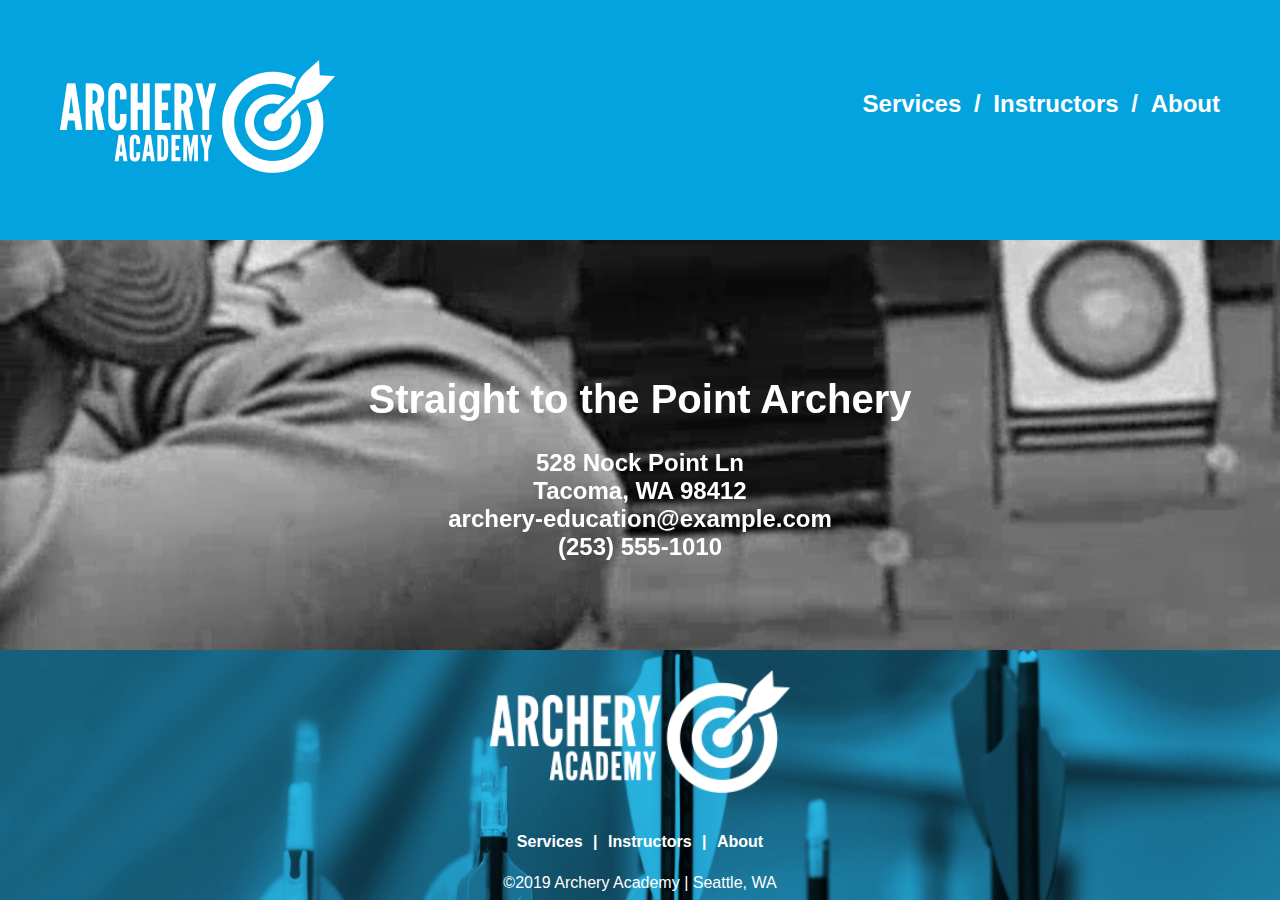
<file: index.html>
<!DOCTYPE html>
<html lang="en">

  <head>
    <meta charset="utf-8">
    <title>Archery Academy</title>
    <link rel="stylesheet" type="text/css" href="styles/stylesheet.css">
  </head>

  <!-- Body of HTML page -->
  <body class="container">
    <div id="skip"><a href="#item-b">Skip to Main Content</a></div>
      <!-- Header -->
      <header id="item-a">

        <figure>
          <a href="index.html">
            <img id="header-logo" src="images/archeryAcademy-logo-white.png" alt="Archery Academy logo" >
          </a>
        </figure>

        <nav id="header-nav">
          <a href="classes.html">Services</a> /
          <a href="instructors.html">Instructors</a> /
          <a href="about.html">About</a>
        </nav>

      </header>

      <main id="item-b">
        <video autoplay muted loop id="bgVideo">
          <source src="videos/bgVideo.mp4" type="video/mp4">
        </video>

        <div class="content">
          <h1>Straight to the Point Archery</h1>
          <h2>528 Nock Point Ln<br>
          Tacoma, WA 98412<br>
          archery-education@example.com<br>
          (253) 555-1010</h2>
        </div>
      </main>

      <!-- Bottom of the page stuff -->
      <!-- Footer -->
      <footer id="item-c">

        <figure>
          <a href="index.html">
            <img id="logo" src="images/archeryAcademy-logo-white.png" alt="Archery Academy logo" >
          </a>
        </figure>

        <nav id="footer-nav">
          <a href="classes.html">Services</a> |
          <a href="instructors.html">Instructors</a> |
          <a href="about.html">About</a>
        </nav>
        <p>©2019 Archery Academy | Seattle, WA</p>
      </footer>
     
  </body>

</html>
</file>
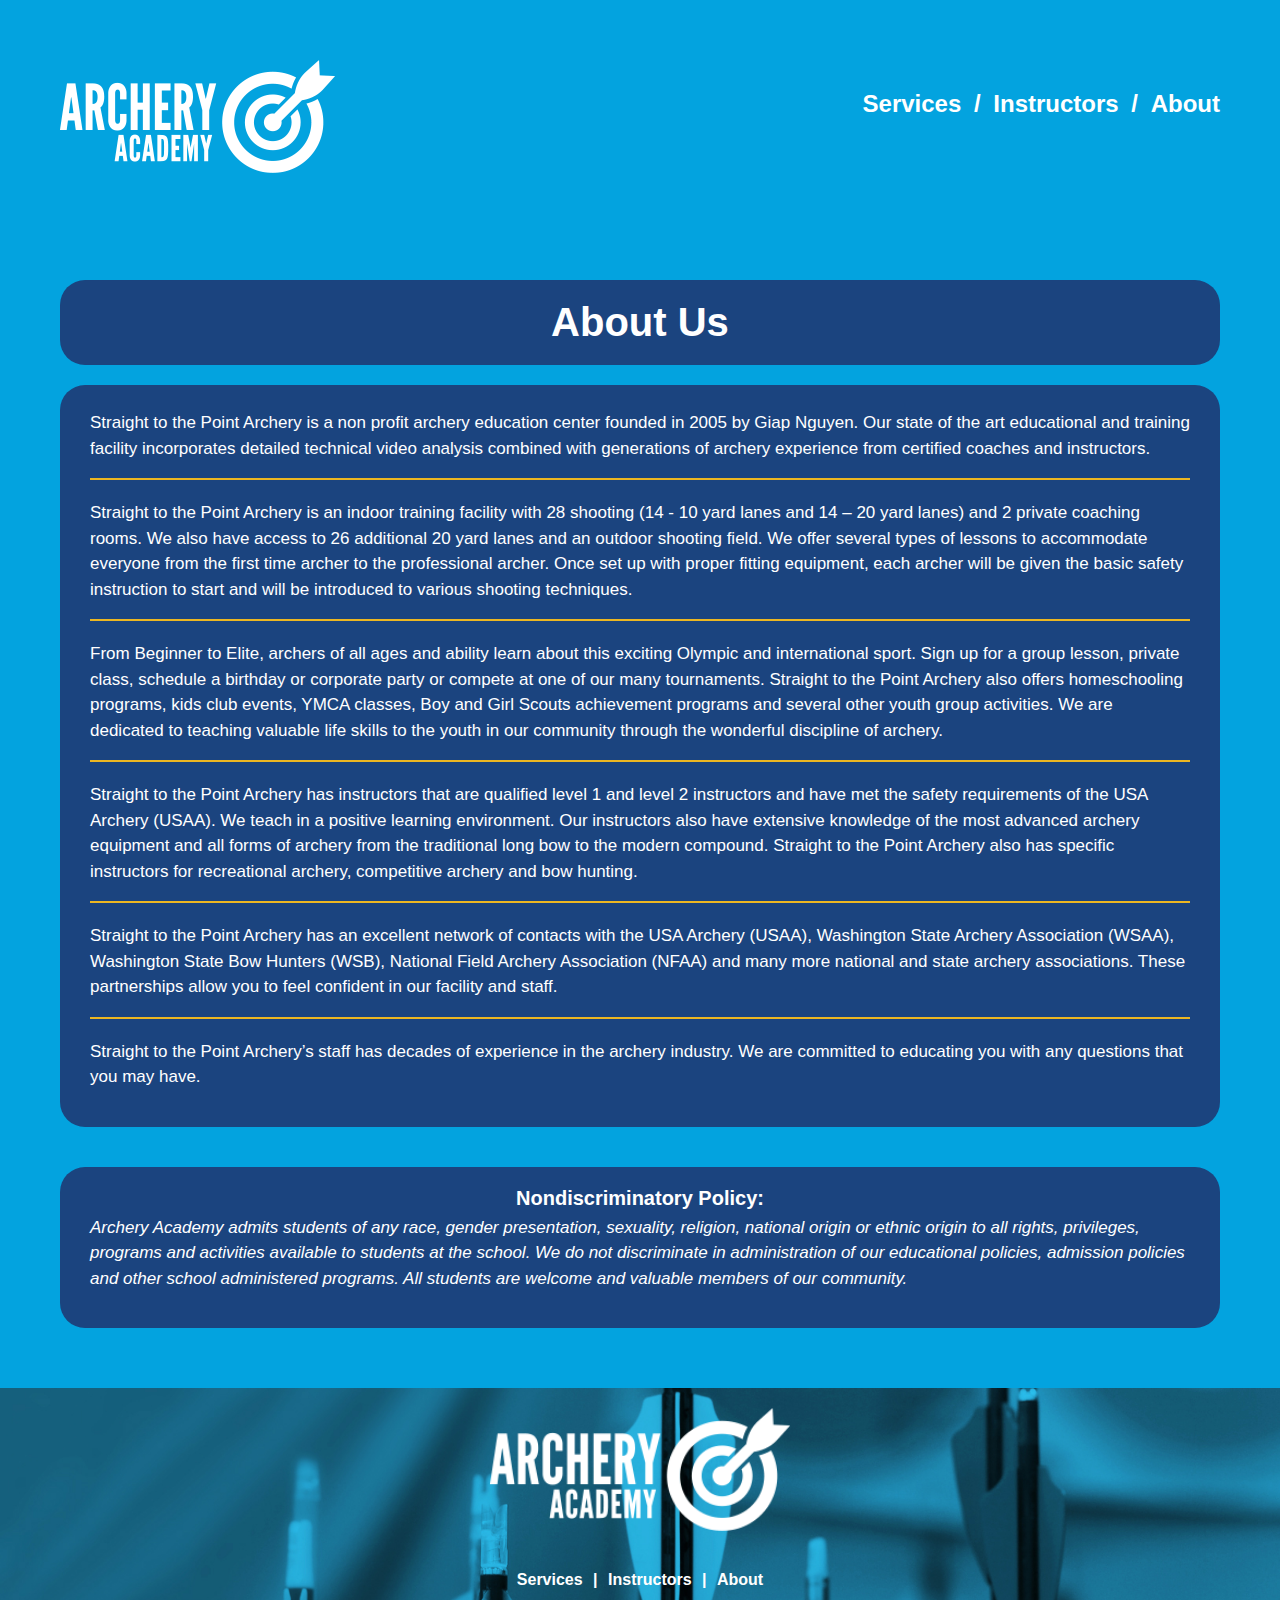
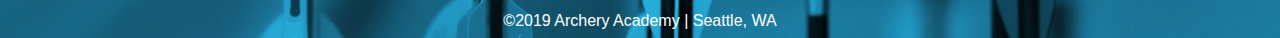
<file: about.html>
<!DOCTYPE html>
<html lang="en">

  <head>
    <meta charset="utf-8">
    <title>About: Archery Academy</title>
    <link rel="stylesheet" type="text/css" href="styles/about-stylesheet.css">
  </head>

  <!-- Body of HTML page -->
  <body>
    <div id="skip"><a href="#item-b">Skip to Main Content</a></div>
    <!-- Header -->
    <header id="item-a">
      <figure>
        <a href="index.html">
          <img src="images/archeryAcademy-logo-white.png" alt="Archery Academy logo, white" >
        </a>
      </figure>
      <nav id="header-nav">
        <a href="classes.html">Services</a> /
        <a href="instructors.html">Instructors</a> /
        <a>About</a>
      </nav>
    </header>

    <main id="item-b" class="flex-outer">

      <h1>About Us</h1>

      <div class="about-div">
        <p>Straight to the Point Archery is a non profit archery education center founded in 2005 by Giap Nguyen.  Our state of the art educational and training facility incorporates detailed technical video analysis combined with generations of archery experience from certified coaches and instructors.</p>
        <hr>
        <p>Straight to the Point Archery is an indoor training facility with  28 shooting (14 -  10 yard lanes and 14 – 20 yard lanes) and 2 private coaching rooms. We also have access to 26  additional  20 yard lanes  and an outdoor shooting field.  We offer several types of lessons to accommodate everyone from the first time archer to the professional archer. Once set up with proper fitting equipment, each archer will be given the basic safety instruction to start and will be introduced to various shooting techniques.</p>
        <hr>
        <p>From Beginner to Elite, archers of all ages and ability learn about this exciting Olympic and international sport. Sign up for a group lesson, private class, schedule a birthday or corporate party or compete at one of our many tournaments.  Straight to the Point Archery also offers homeschooling programs, kids club events, YMCA classes, Boy and Girl Scouts achievement programs and several other youth group activities. We are dedicated to teaching valuable life skills to the youth in our community through the wonderful discipline of archery.</p>
        <hr>
        <p>Straight to the Point Archery has instructors that are qualified level 1 and level 2 instructors and have met the safety requirements of the USA Archery (USAA). We teach in a positive learning environment.  Our instructors also have extensive knowledge of the most advanced archery equipment and all forms of archery from the traditional long bow to the modern compound.  Straight to the Point Archery also has specific instructors for recreational archery, competitive archery and bow hunting.</p>
        <hr>
        <p>Straight to the Point Archery has an excellent network of contacts with the USA Archery (USAA), Washington State Archery Association (WSAA), Washington State Bow Hunters (WSB), National Field Archery Association (NFAA) and many more national and state archery associations. These partnerships allow you to feel confident in our facility and staff.</p>
        <hr>
        <p>Straight to the Point Archery’s staff has decades of experience in the archery industry. We are committed to educating you with any questions that you may have.
        </p>
      </div>

      <div class="ndp">
        <h4>Nondiscriminatory Policy:</h4>
        <p class="ndp-policy">Archery Academy admits students of any race, gender presentation, sexuality, religion, national origin or ethnic origin to all rights, privileges, programs and activities available to students at the school. We do not discriminate in administration of our educational policies, admission policies and other school administered programs. All students are welcome and valuable members of our community.
        </p>
      </div>
    </main>

    <!-- Bottom of the page stuff -->
    <!-- Footer -->
    <footer id="item-c" title="Footer, background image shows multiple arrows' flecthings and knocks.">
      <figure>
          <a href="index.html">
            <img id="logo" src="images/archeryAcademy-logo-white.png" alt="Archery Academy logo, white" >
          </a>
      </figure>
      <nav id="footer-nav">
        <a href="classes.html">Services</a> |
        <a href="instructors.html">Instructors</a> |
        <a>About</a>
      </nav>
      <p>©2019 Archery Academy | Seattle, WA</p>
    </footer> 
  </body>
</html>
</file>
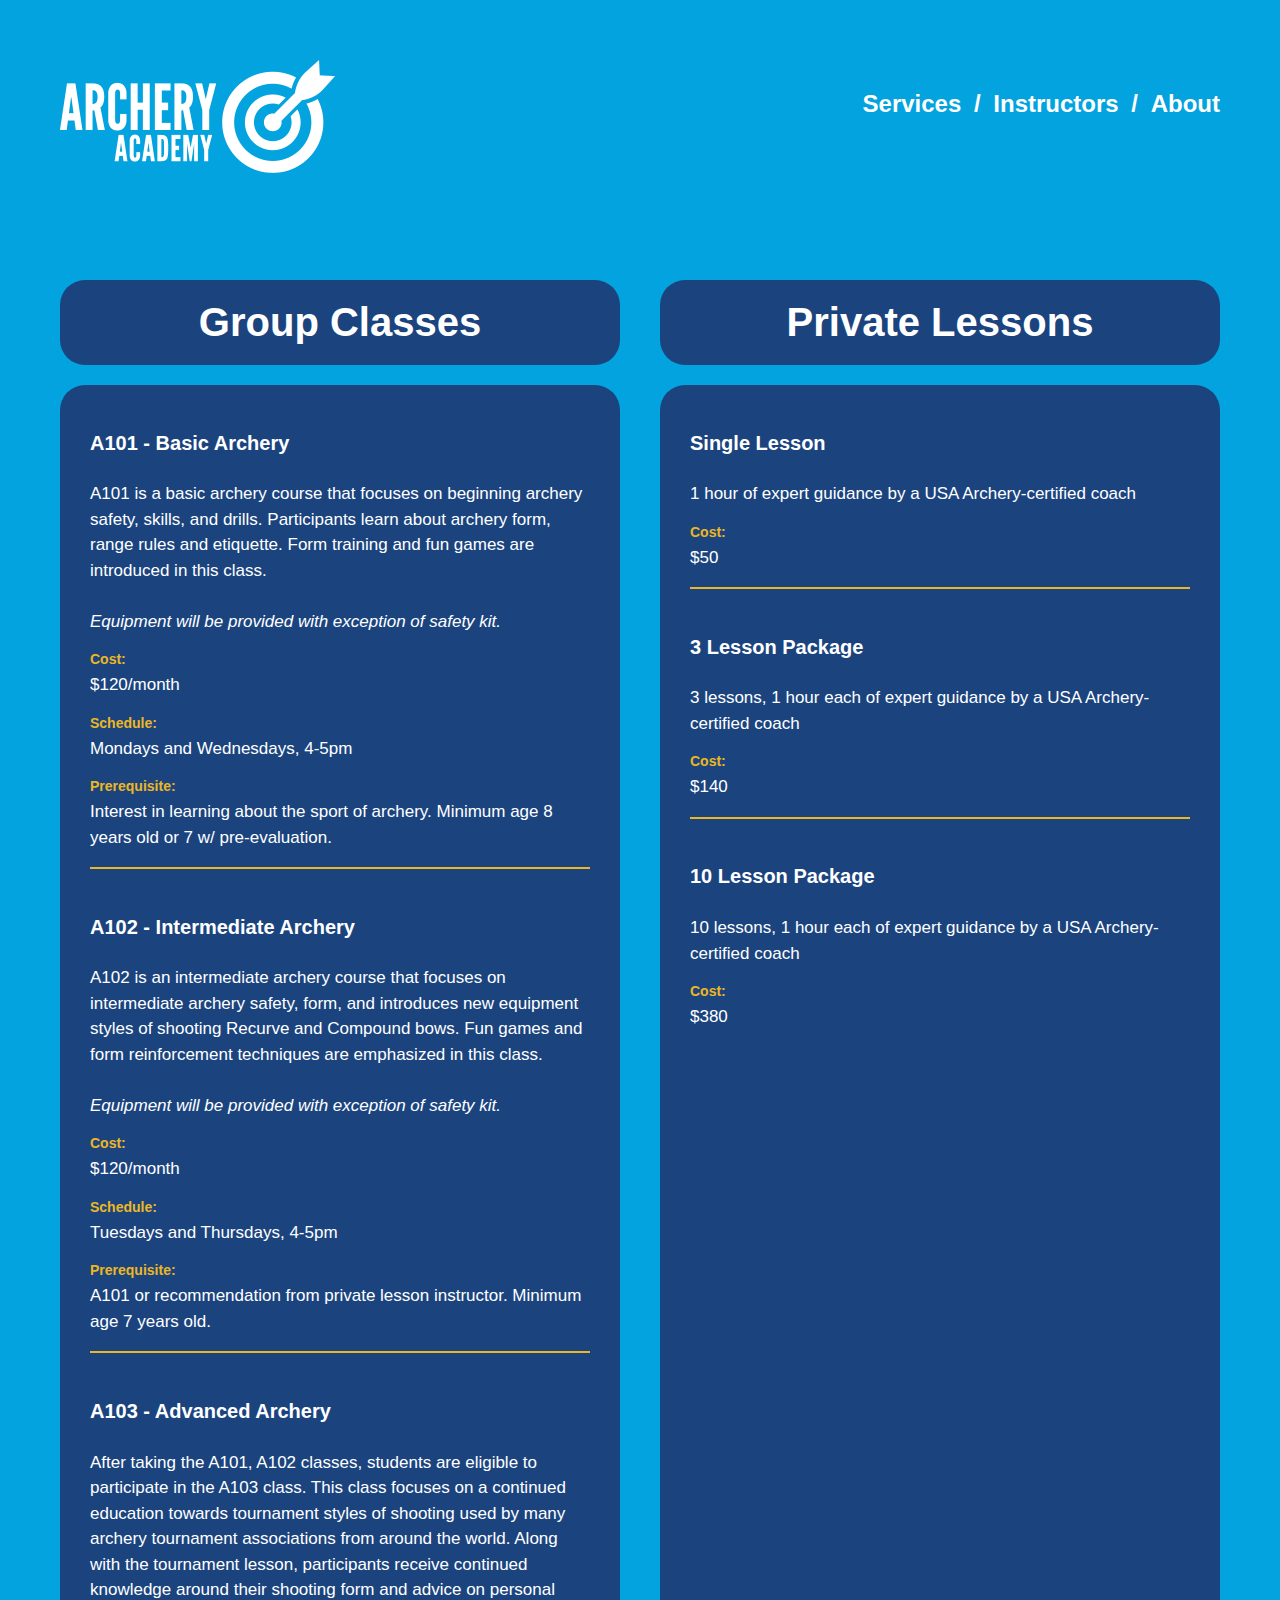
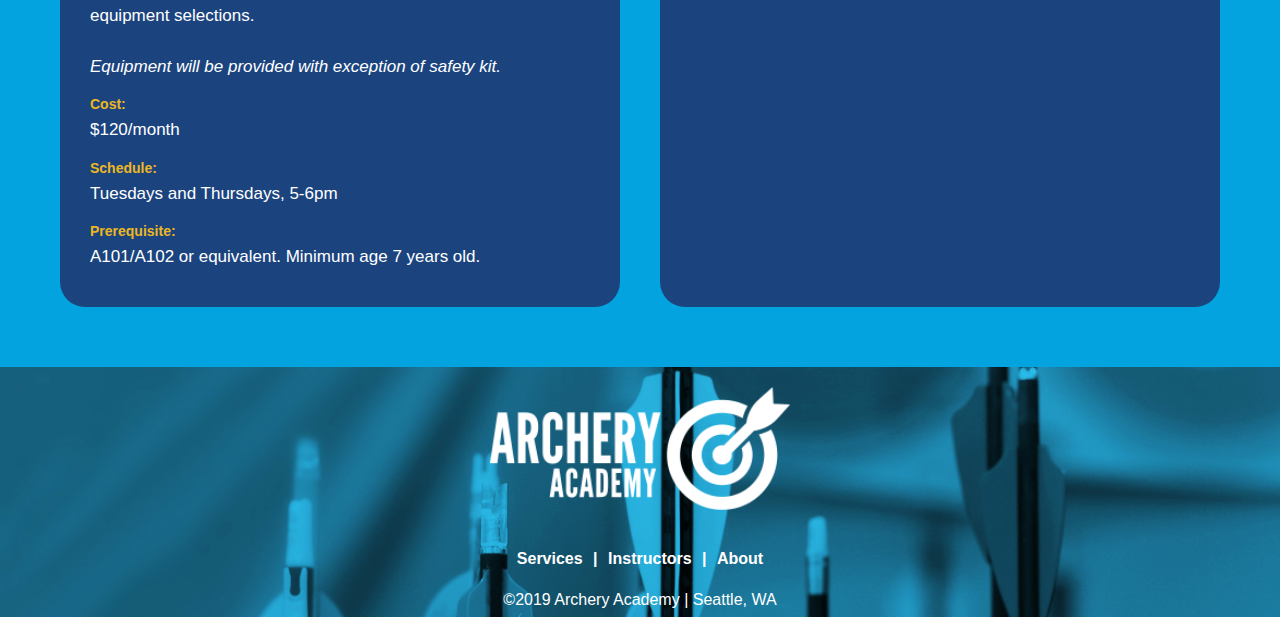
<file: classes.html>
<!DOCTYPE html>
<html lang="en">

  <head>
    <meta charset="utf-8">
    <title>Classes: Archery Academy</title>
    <link rel="stylesheet" type="text/css" href="styles/classes-stylesheet.css">
  </head>

  <!-- Body of HTML page -->
  <body class="container">
    <div id="skip"><a href="#item-b">Skip to Main Content</a></div>
    <!-- Header -->
    <header id="item-a">
      <figure>
        <a href="index.html">
          <img src="images/archeryAcademy-logo-white.png" alt="Archery Academy logo" >
        </a>
      </figure>
      <nav id="header-nav">
        <a>Services</a> /
        <a href="instructors.html">Instructors</a> /
        <a href="about.html">About</a>
      </nav>
    </header>

    <section id="item-b" class="flex-outer">
      <h1 class="flex-h">Group Classes</h1>
      <div class="flex-inner">      
        <section>
          <h4>A101 - Basic Archery</h4>
          <p>A101 is a basic archery course that focuses on beginning archery safety, skills, and drills. Participants learn about archery form, range rules and etiquette. Form training and fun games are introduced in this class.<br><br><em>Equipment will be provided with exception of safety kit.</em></p>
          <h5>Cost:</h5> 
          <p>$120/month</p>
          <h5>Schedule:</h5> 
          <p>Mondays and Wednesdays, 4-5pm</p>
          <h5>Prerequisite:</h5>
          <p>Interest in learning about the sport of archery. Minimum age  8 years old or 7 w/ pre-evaluation.</p>
          <hr>
        </section>

        <section>
          <h4>A102 - Intermediate Archery</h4>
          <p>A102 is an intermediate archery course that focuses on intermediate archery safety, form, and introduces new equipment styles of shooting Recurve and Compound bows. Fun games and form reinforcement techniques are emphasized in this class.<br><br><em>Equipment will be provided with exception of safety kit.</em></p>
          <h5>Cost:</h5>
          <p>$120/month</p>
          <h5>Schedule:</h5> 
          <p>Tuesdays and Thursdays, 4-5pm</p>
          <h5>Prerequisite:</h5>
          <p>A101 or recommendation from private lesson instructor. Minimum age  7 years old.</p>
          <hr>
        </section>

        <section>
          <h4>A103 - Advanced Archery</h4>
          <p>After taking the A101, A102 classes, students are eligible to participate in the A103 class. This class focuses on a continued education towards tournament styles of shooting used by many archery tournament associations from around the world. Along with the tournament lesson, participants receive continued knowledge around their shooting form and advice on personal equipment selections.<br><br><em>Equipment will be provided with exception of safety kit.</em></p>
          <h5>Cost:</h5>
          <p>$120/month</p>
          <h5>Schedule:</h5>
          <p>Tuesdays and Thursdays, 5-6pm</p>
          <h5>Prerequisite:</h5>  
          <p>A101/A102 or equivalent. Minimum age  7 years old.</p>
        </section>
      </div>
    </section>

    
    <section id="item-c" class="flex-outer">
      <h1 class="flex-h">Private Lessons</h1>
      <div class="flex-inner">      
        <section>
          <h4>Single Lesson</h4>
          <p>1 hour of expert guidance by a USA Archery-certified coach</p>
          <h5>Cost:</h5>
          <p>$50</p>
          <hr>
        </section>

        <section>
          <h4>3 Lesson Package</h4>
          <p>3 lessons, 1 hour each of expert guidance by a USA Archery-certified coach</p>
          <h5>Cost:</h5>
          <p>$140</p>
          <hr>
        </section>

        <section>
          <h4>10 Lesson Package</h4>
          <p>10 lessons, 1 hour each of expert guidance by a USA Archery-certified coach</p>
          <h5>Cost:</h5>
          <p>$380</p>
        </section>
      </div>
    </section>


    <!-- Bottom of the page stuff -->
    <!-- Footer -->
    <footer id="item-d">
      <figure>
          <a href="index.html">
            <img id="logo" src="images/archeryAcademy-logo-white.png" alt="Archery Academy logo" >
          </a>
      </figure> 
      <nav id="footer-nav">
        <a>Services</a> |
        <a href="instructors.html">Instructors</a> |
        <a href="about.html">About</a>
      </nav>
      <p>©2019 Archery Academy | Seattle, WA</p>
    </footer> 
  </body>
</html>
</file>
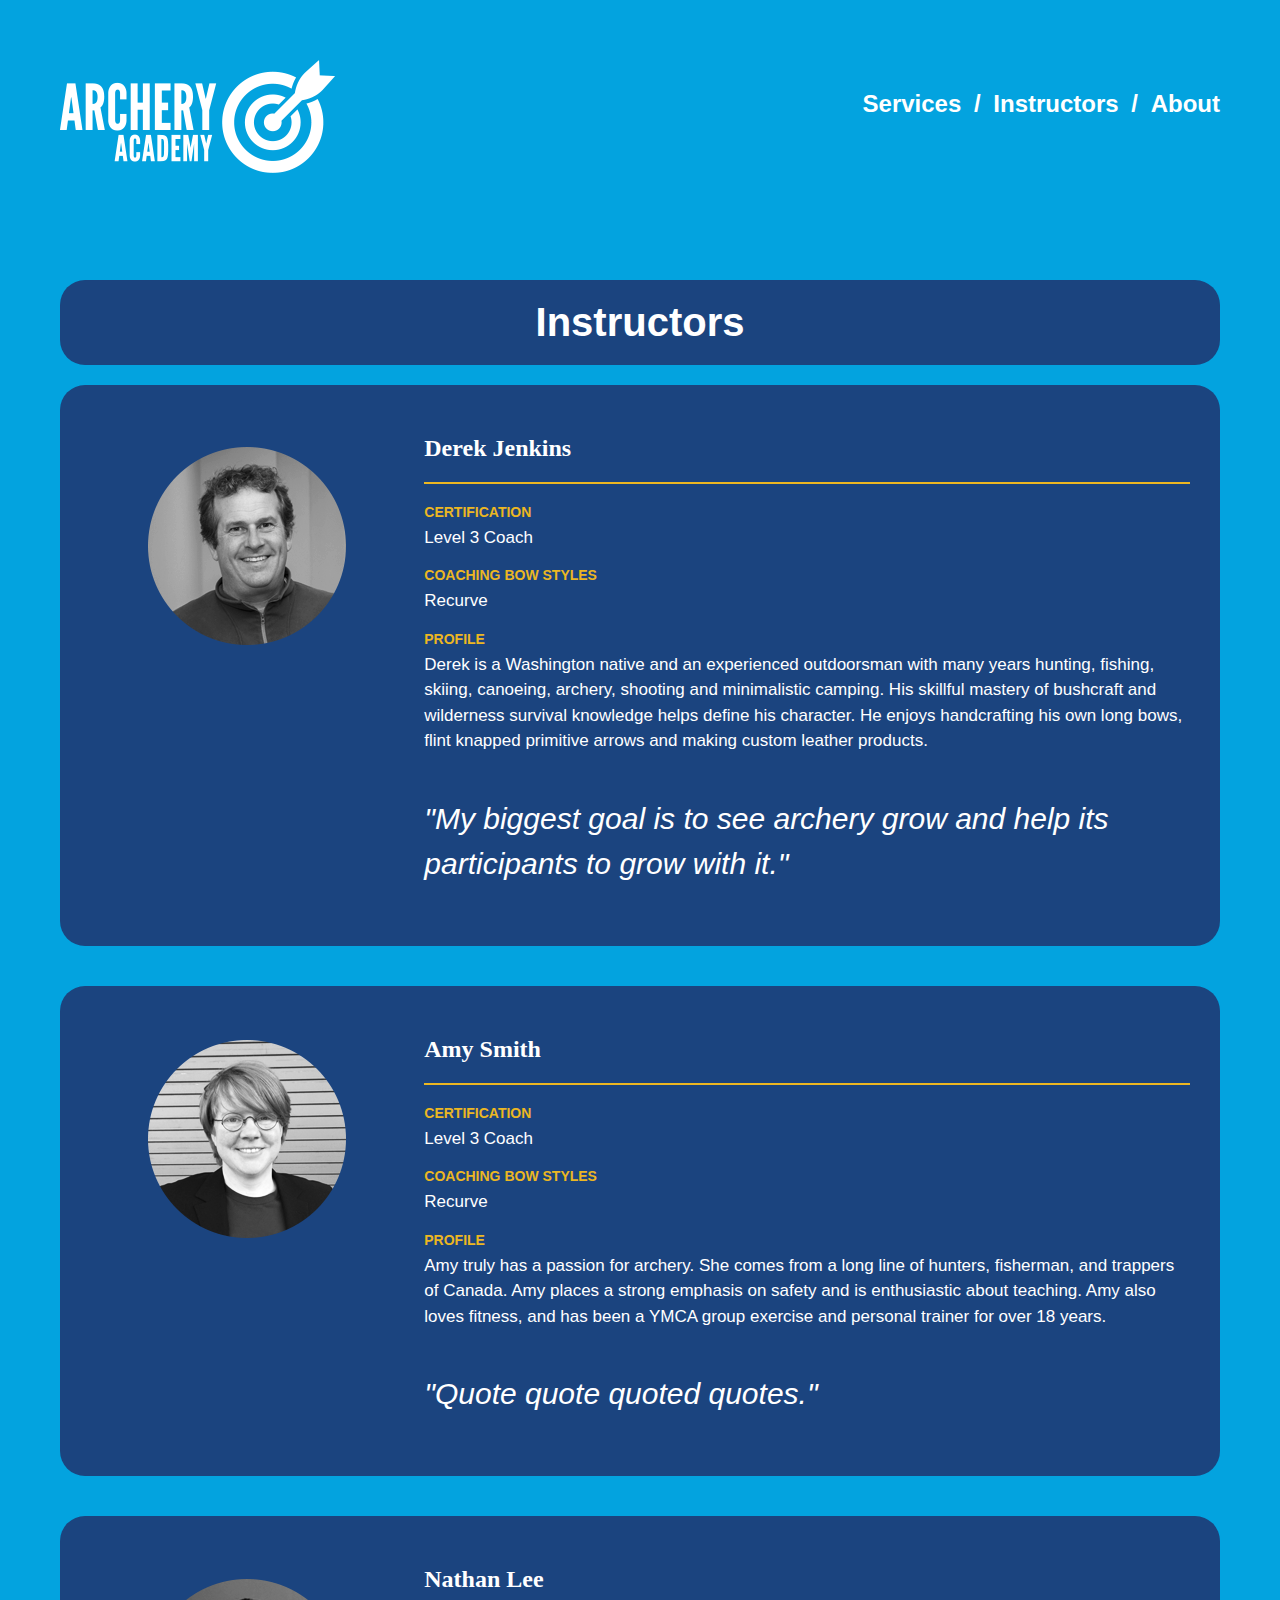
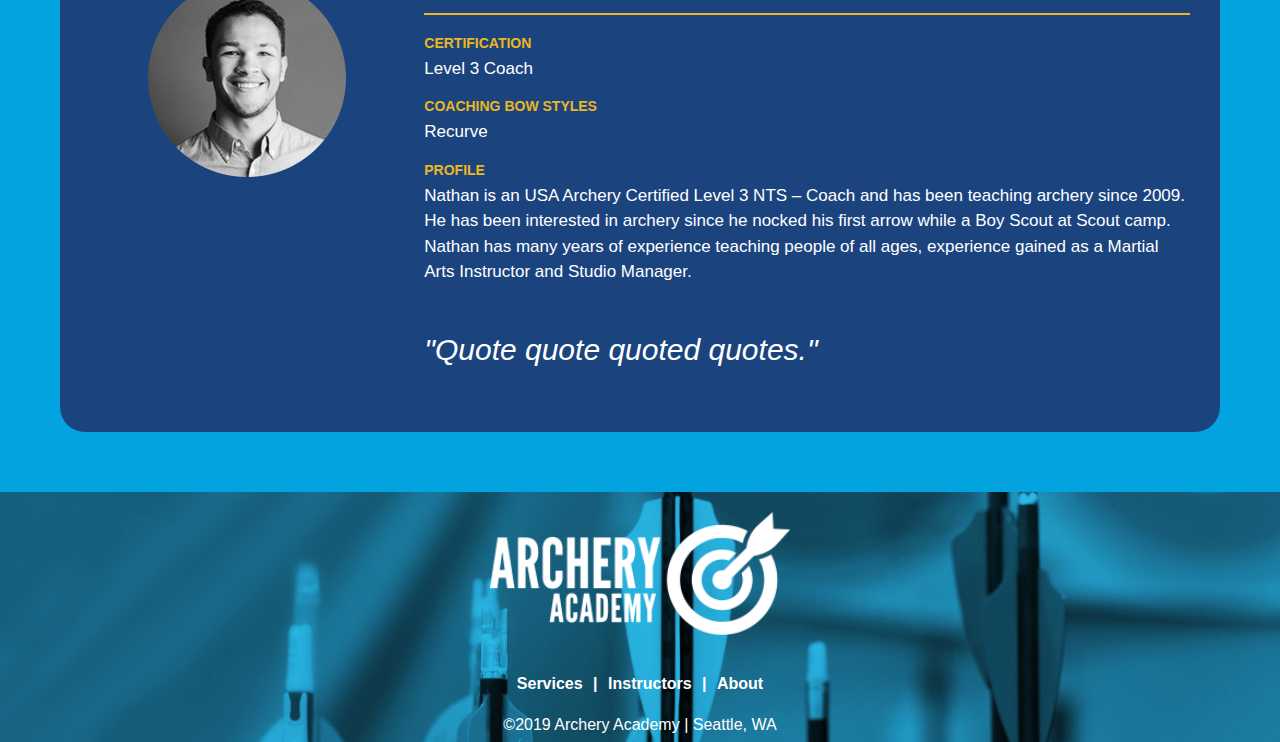
<file: instructors.html>
<!DOCTYPE html>
<html lang="en">

  <head>
    <meta charset="utf-8">
    <title>Instructors: Archery Academy</title>
    <link rel="stylesheet" type="text/css" href="styles/instructors-stylesheet.css">
  </head>

  <!-- Body of HTML page -->
  <body class="container">
    <div id="skip"><a href="#item-b">Skip to Main Content</a></div>
    <!-- Header -->
    <header id="item-a">
      <figure>
        <a href="index.html">
          <img src="images/archeryAcademy-logo-white.png" alt="Archery Academy logo" >
        </a>
      </figure>
      <nav id="header-nav">
        <a href="classes.html">Services</a> /
        <a>Instructors</a> /
        <a href="about.html">About</a>
      </nav>
    </header>

    <main id="item-b" class="flex-outer">
      <h1>Instructors</h1>
      <section class="ins-grid">
        <figure>
          <img src="images/instructor-bio-image1.png" alt="Derek Jenkins headshot picture">
        </figure>
        <div class="ins-name">
          <h2>Derek Jenkins</h2>
          <hr>
        </div>
        <div class="ins-info">
          <h5>CERTIFICATION</h5>
          <p>Level 3 Coach</p>
          <h5>COACHING BOW STYLES</h5>
          <p>Recurve</p>
          <h5>PROFILE</h5>            
          <p>Derek is a Washington native and an experienced outdoorsman with many years hunting, fishing, skiing, canoeing, archery, shooting and minimalistic camping. His skillful mastery of bushcraft and wilderness survival knowledge helps define his character. He enjoys handcrafting his own long bows, flint knapped primitive arrows and making custom leather products.</p>
        </div>
        <div class="ins-quote">
          <p>"My biggest goal is to see archery grow and help its participants to grow with it."</p>
        </div>
      </section>

      <section class="ins-grid">
        <figure>
          <img src="images/instructor-bio-image2.png" alt="Amy Smith headshot picture">
        </figure>
        <div class="ins-name">
          <h2>Amy Smith</h2>
          <hr>
        </div>
        <div class="ins-info">
          <h5>CERTIFICATION</h5>
          <p>Level 3 Coach</p>
          <h5>COACHING BOW STYLES</h5>
          <p>Recurve</p>
          <h5>PROFILE</h5>            
          <p>Amy truly has a passion for archery. She comes from a long line of hunters, fisherman, and trappers of Canada. Amy  places a strong emphasis on safety and is enthusiastic about teaching. Amy also loves fitness, and  has been a YMCA group exercise and personal trainer for over 18 years.</p>
        </div>
        <div class="ins-quote">
          <p>"Quote quote quoted quotes."</p>
        </div>
      </section>

      <section class="ins-grid">
        <figure>
          <img src="images/instructor-bio-image3.png" alt="Nathan Lee headshot picture">
        </figure>
        <div class="ins-name">
          <h2>Nathan Lee</h2>
          <hr>
        </div>
        <div class="ins-info">
          <h5>CERTIFICATION</h5>
          <p>Level 3 Coach</p>
          <h5>COACHING BOW STYLES</h5>
          <p>Recurve</p>
          <h5>PROFILE</h5>            
          <p>Nathan is an USA Archery Certified Level 3 NTS – Coach and has been teaching archery since 2009. He has been interested in archery since he nocked his first arrow while a Boy Scout at Scout camp. Nathan has many years of experience teaching people of all ages, experience gained as a Martial Arts Instructor and Studio Manager.</p>
        </div>
        <div class="ins-quote">
          <p>"Quote quote quoted quotes."</p>
        </div>
      </section>
    </main>

    <!-- Bottom of the page stuff -->
    <!-- Footer -->
    <footer id="item-c">
      <figure>
          <a href="index.html">
            <img id="logo" src="images/archeryAcademy-logo-white.png" alt="Archery Academy logo" >
          </a>
      </figure>
      <nav id="footer-nav">
        <a href="classes.html">Services</a> |
        <a>Instructors</a> |
        <a href="about.html">About</a>
      </nav>
      <p>©2019 Archery Academy | Seattle, WA</p>
    </footer> 
  </body>
</html>
</file>
<file: styles/stylesheet.css>
/************************************************************************
CSS Stylesheet
*************************************************************************/
html {
  height: 100vh;
  min-height: 100%;
  margin: 0;
  padding: 0;
}

body {
  margin: 0;
  padding: 0;
  border: 0;
  min-width: 790px;
  height: 100%;
}

h1 {
  font-family: "arial-bold", sans-serif;
  font-size: 40px;
}

h2 {
  font-family: "arial-bold", sans-serif;
  font-size: 24px;
}

p {
  font-family: "arial", sans-serif;
  font-size: 17px;
  margin-top: 5px;
  line-height: 1.5;
}

#item-a {
  background-color: #03a3df;
  grid-area: header;
  display: flex;
  flex-direction: row;
  flex-wrap: wrap;
  justify-content: space-between;
  border: 0;
  padding: 40px 60px;
  margin: 0;
  height: 160px;
}

#item-b {
  grid-area: main;
  position: relative;
  border: 0;
  padding: 0;
  margin: 0;

  height: calc(100vh - 250px - 160px - 80px);
  min-height: 360px;
}

#item-c {
  grid-area: footer;
  border: 0;
  padding: 0;
  margin: 0;
  height: 250px;
}

.container {
  display: grid;
  grid-template-columns: 25% 25% 25% 25%;
  grid-template-rows: auto;
  grid-template-areas: 
    "header header header header"
    "main main main main"
    "footer footer footer footer";
  margin: 0;
  padding: 0;
  border: 0;

}

figure {
  padding: 20px 0px;
  border: 0px;
  margin: 0px;
}

#logo {
  max-width: 100%;
  min-width: 300px;
  height: auto;
}

#header-nav {
  font-family: "arial", sans-serif;
  font-size: 24px;
  font-weight: bold;
  color: white;
  padding: 50px 0px;
  min-width: 300px;
}

#footer-nav {
  font-family: "arial-bold", sans-serif;
  font-size: 16px;
  color: white;
  min-width: 300px;
  font-weight: bold;
}

header a {
  color: white;
  text-decoration: none;
  padding-left: 6px;
  padding-right: 6px;
}

a:first-child {
  padding-left: 0px;
}

a:last-child {
  padding-right: 0px;
}

.content {
  position: absolute;
  top: 110px;
  left: 0;
  margin: auto;
  text-align: center;
  width: 100%;
  min-width: 790px;
  font-family: "arial-bold", sans-serif;
  color: white;
}

#bgVideo {
  width: 100%;
  height: calc(100vh - 250px - 160px - 80px);
  min-height: 360px;
  /*display: block;*/
  object-fit: cover;
  padding: 0;
  margin: 0;
  border: 0;
}

footer {
  background-image: url('../images/footerImage.jpg');
  background-repeat: no-repeat;
  background-position: center;
  background-size: cover;
  color: white;
}

footer a {
  color: white;
  text-decoration: none;
  padding-left: 6px;
  padding-right: 6px;
}

footer figure {
  margin: auto;
  text-align: center;
  max-width: 400px;
}

footer nav {
  width: 400px;
  margin: auto;
  margin-top: 15px;
  padding: 0;
  text-align: center;
}

footer p {
  font-size: 16px;
  font-weight: 7;
  width: 400px;
  margin: auto;
  margin-top: 20px;
  text-align: center;
  padding: 0;
}

#skip a
{
  position:absolute;
  left:-10000px;
  top:auto;
  width:1px;
  height:1px;
  overflow:hidden;
}
 
#skip a:focus
{
  position:absolute;
  left: 0;
  top: 0;
  width:auto;
  height:auto;
  color: black;
}
</file>
<file: styles/about-stylesheet.css>
/************************************************************************
CSS Stylesheet
*************************************************************************/
html {
  height: 100vh;
  min-height: 100%;
  margin: 0;
  padding: 0;
}

body {
  margin: 0;
  padding: 0;
  border: 0;
  min-width: 790px;
  min-height: 100%;
}

h1 {
  font-family: "arial", sans-serif;
  font-size: 40px;
  font-weight: bold;
  margin: 0px 20px;
  padding: 20px 30px;
  background-color: #1B447F;
  border-radius: 25px;
  text-align: center;
}

h4 {
  font-family: "arial", sans-serif;
  font-size: 20px;
  font-weight: bold;
  margin: auto;
  padding: 0;
}

h5 {
  font-family: "arial", sans-serif;
  font-size: 14px;
  font-weight: bold;
  color: #ecb722;
  margin: 0;
  padding: 0;
}

p {
  font-family: "arial", sans-serif;
  font-size: 17px;
  margin-top: 5px;
  line-height: 1.5;
}


#item-a {
  background-color: #03a3df;
  grid-area: header;
  display: flex;
  flex-direction: row;
  flex-wrap: wrap;
  justify-content: space-between;
  border: 0;
  padding: 40px 60px;
  margin: 0;
  height: 160px;
}

#item-b {
  background-color: #03a3df;
  grid-area: main;
  border: 0;
  padding: 40px 40px;
  margin: 0;
  color: white;
  min-height: calc(100% - 250px - 160px - 80px);
}

#item-c {
  grid-area: footer;
  border: 0;
  padding: 0;
  margin: 0;  
  height: 250px;
}

.container {
  display: grid;
  grid-template-columns: 50% 50%;
  grid-template-rows: auto;
  grid-template-areas: 
    "header header"
    "main main"
    "footer footer";
  margin: 0;
  padding: 0;
  border: 0;
}

.flex-outer {
  display: flex;  
  flex-direction: column;
  justify-content: space-between;
  flex-grow: 1;
  margin: 0;
  padding: 0;
}

.flex-h {
  margin: auto;
  padding: 0;
}

.about-div {
  background-color: #1b447f;
  margin: 20px 20px;
  padding: 20px 30px;
  border-radius: 25px;
}

.ndp {
  background-color: #1b447f;
  margin: 20px 20px;
  padding: 20px 30px;
  border-radius: 25px;
  font-style: italic;
}

.ndp h4 {
  text-align: center;
  font-style: normal;
}

hr {
  height: 2px;
  background-color: #ecb722;
  border: 0px;
  margin-top: 10px;
  margin-bottom: 20px;
}

figure {
  padding: 20px 0px;
  border: 0px;
  margin: 0px;
}

#logo {
  max-width: 100%;
  min-width: 300px;
  height: auto;
}

#header-nav {
  font-family: "arial", sans-serif;
  font-size: 24px;
  font-weight: bold;
  color: white;
  padding: 50px 0px;
  min-width: 300px;
}

#footer-nav {
  font-family: "arial", sans-serif;
  font-size: 16px;
  font-weight: bold;
  color: white;
  min-width: 300px;
}

header a {
  color: white;
  text-decoration: none;
  padding-left: 6px;
  padding-right: 6px;
}

a:first-child {
  padding-left: 0px;
}

a:last-child {
  padding-right: 0px;
}

footer {
  background-image: url('../images/footerImage.jpg');
  background-repeat: no-repeat;
  background-position: center;
  background-size: cover;
  color: white;
 
}

footer a {
  color: white;
  text-decoration: none;
  padding-left: 6px;
  padding-right: 6px;
}

footer figure {
  margin: auto;
  text-align: center;
  max-width: 400px;
}

footer nav {
  width: 400px;
  margin: auto;
  margin-top: 15px;
  padding: 0;
  text-align: center;
}

footer p {
  font-size: 16px;
  font-weight: 7;
  width: 400px;
  margin: auto;
  margin-top: 20px;
  text-align: center;
  padding: 0;
}

#skip a
{
  position:absolute;
  left:-10000px;
  top:auto;
  width:1px;
  height:1px;
  overflow:hidden;
}
 
#skip a:focus
{
  position:absolute;
  left: 0;
  top: 0;
  width:auto;
  height:auto;
  color: black;
}
</file>
<file: styles/classes-stylesheet.css>
/************************************************************************
CSS Stylesheet
*************************************************************************/
html {
  height: 100vh;
  min-height: 100%;
  margin: 0;
  padding: 0;
}

body {
  margin: 0;
  padding: 0;
  border: 0;
  min-width: 790px;
  min-height: 100%;
}

h1 {
  font-family: "arial", sans-serif;
  font-size: 40px;
  font-weight: bold;
  margin: 0px;
  padding: 20px 30px;
  background-color: #1B447F;
  border-radius: 25px;
  text-align: center;
}

h4 {
  font-family: "arial", sans-serif;
  font-size: 20px;
  font-weight: bold;
}

h5 {
  font-family: "arial", sans-serif;
  font-size: 14px;
  font-weight: bold;
  color: #ecb722;
  margin: 0;
  padding: 0;
}

p {
  font-family: "arial", sans-serif;
  font-size: 17px;
  margin-top: 5px;
  line-height: 1.5;
}


#item-a {
  background-color: #03a3df;
  grid-area: header;
  display: flex;
  flex-direction: row;
  flex-wrap: wrap;
  justify-content: space-between;
  border: 0;
  padding: 40px 60px;
  margin: 0;
  height: 160px;
}

#item-b {
  background-color: #03a3df;
  grid-area: classes;
  border: 0;
  padding: 40px 60px;
  padding-right: 20px;
  margin: 0;
  color: white;
  min-height: calc(100% - 250px - 160px - 80px);
}

#item-c {
  background-color: #03a3df;
  grid-area: lessons;
  border: 0;
  padding: 40px 60px;
  padding-left: 20px;
  margin: 0;
  color: white;
  min-height: calc(100% - 250px - 160px - 80px);
}

#item-d {
  grid-area: footer;
  border: 0;
  padding: 0;
  margin: 0;  
  height: 250px;
}

.container {
  display: grid;
  grid-template-columns: 50% 50%;
  grid-template-rows: auto;
  grid-template-areas: 
    "header header"
    "classes lessons"
    "footer footer";
  margin: 0;
  padding: 0;
  border: 0;
}

.flex-outer {
  display: flex;  
  flex-direction: column;
  justify-content: space-between;
  flex-grow: 1;
  margin: 0;
  padding: 0;
}

.flex-inner {
  display: flex;  
  flex-direction: column;
  justify-content: flex-start;
  flex-grow: 1;
  margin: 0;
  margin-top: 20px;
  margin-bottom: 20px;
  padding-top: 20px;
  padding-bottom: 20px;
  padding-left: 30px;
  padding-right: 30px;
  background-color: #1b447f;
  border-radius: 25px;
}

hr {
  height: 2px;
  background-color: #ecb722;
  border: 0px;
  margin-top: 10px;
  margin-bottom: 20px;
}

figure {
  padding: 20px 0px;
  border: 0px;
  margin: 0px;
}

#logo {
  max-width: 100%;
  min-width: 300px;
  height: auto;
}

#header-nav {
  font-family: "arial", sans-serif;
  font-size: 24px;
  font-weight: bold;
  color: white;
  padding: 50px 0px;
  min-width: 300px;
}

#footer-nav {
  font-family: "arial", sans-serif;
  font-size: 16px;
  font-weight: bold;
  color: white;
  min-width: 300px;
}

header a {
  color: white;
  text-decoration: none;
  padding-left: 6px;
  padding-right: 6px;
}

a:first-child {
  padding-left: 0px;
}

a:last-child {
  padding-right: 0px;
}

footer {
  background-image: url('../images/footerImage.jpg');
  background-repeat: no-repeat;
  background-position: center;
  background-size: cover;
  color: white;
}

footer a {
  color: white;
  text-decoration: none;
  padding-left: 6px;
  padding-right: 6px;
}

footer figure {
  margin: auto;
  text-align: center;
  max-width: 400px;
}

footer nav {
  width: 400px;
  margin: auto;
  margin-top: 15px;
  padding: 0;
  text-align: center;
}

footer p {
  font-size: 16px;
  font-weight: 7;
  width: 400px;
  margin: auto;
  margin-top: 20px;
  text-align: center;
  padding: 0px;
}

#skip a
{
  position:absolute;
  left:-10000px;
  top:auto;
  width:1px;
  height:1px;
  overflow:hidden;
}
 
#skip a:focus
{
  position:absolute;
  left: 0;
  top: 0;
  width:auto;
  height:auto;
  color: black;
}
</file>
<file: styles/instructors-stylesheet.css>
/************************************************************************
CSS Stylesheet
*************************************************************************/
html {
  height: 100vh;
  min-height: 100%;
  margin: 0;
  padding: 0;
}

body {
  margin: 0;
  padding: 0;
  border: 0;
  min-width: 790px;
  min-height: 100%;
}

h1 {
  font-family: "arial", sans-serif;
  font-size: 40px;
  font-weight: bold;
  margin: 0px 20px 0px 20px;
  padding: 20px 30px;
  background-color: #1B447F;
  border-radius: 25px;
  text-align: center;
}

h4 {
  font-family: "arial", sans-serif;
  font-size: 20px;
  font-weight: bold;
}

h5 {
  font-family: "arial", sans-serif;
  font-size: 14px;
  font-weight: bold;
  color: #ecb722;
  margin: 0;
  padding: 0;
}

p {
  font-family: "arial", sans-serif;
  font-size: 17px;
  margin-top: 5px;
  line-height: 1.5;
}


#item-a {
  background-color: #03a3df;
  grid-area: header;
  display: flex;
  flex-direction: row;
  flex-wrap: wrap;
  justify-content: space-between;
  border: 0;
  padding: 40px 60px;
  margin: 0;
  height: 160px;
}

#item-b {
  background-color: #03a3df;
  grid-area: main;
  border: 0;
  padding: 40px 40px;
  margin: 0;
  color: white;
  min-height: calc(100% - 250px - 160px - 80px);
  
}

#item-c {
  grid-area: footer;
  border: 0;
  padding: 0;
  margin: 0;  
  height: 250px;
}

.container {
  display: grid;
  grid-template-columns: 50% 50%;
  grid-template-rows: auto;
  grid-template-areas: 
    "header header"
    "main main"
    "footer footer";
  margin: 0;
  padding: 0;
  border: 0;
}

.ins-grid {
  background-color: #1b447f;
  margin: 20px;
  padding: 30px 30px 30px 30px;
  border-radius: 25px;
  display: grid;
  grid-template-columns: 1fr 1fr 1fr 1fr 1fr 1fr 1fr;
  grid-template-rows: repeat(5, [row] auto );
}

.ins-grid figure {
  grid-column: 1/3;
  grid-row: 1/4;
  margin: auto;
  padding: 0;
}

img {
  max-width: 100%;
  height: auto;
}

.ins-grid .ins-name {
  grid-column: 3/8;
  grid-row: 1/2;
  padding-left: 20px;
}

.ins-grid .ins-info {
  grid-column: 3/8;
  grid-row: 2/5;
  padding-left: 20px;
}

.ins-grid .ins-quote {
  grid-column: 3/8;
  grid-row: 5/6;
  margin: 0;
  padding: 0;
  padding-top: 20px;
  padding-left: 20px;
}

.ins-quote p {
  font-family: "arial-regular", sans-serif;
  font-weight: lighter;
  font-style: italic;
  font-size: 30px;
}

.flex-outer {
  display: flex;  
  flex-direction: column;
  justify-content: space-between;
  margin: 0;
  padding: 0;
}


hr {
  height: 2px;
  background-color: #ecb722;
  border: 0px;
  margin-top: 10px;
  margin-bottom: 20px;
}

figure {
  padding: 20px 0px;
  border: 0px;
  margin: 0px;
}

#logo {
  max-width: 100%;
  min-width: 300px;
  height: auto;
}

#header-nav {
  font-family: "arial", sans-serif;
  font-size: 24px;
  font-weight: bold;
  color: white;
  padding: 50px 0px;
  min-width: 300px;
}

#footer-nav {
  font-family: "arial", sans-serif;
  font-size: 16px;
  font-weight: bold;
  color: white;
  min-width: 300px;
}

header a {
  color: white;
  text-decoration: none;
  padding-left: 6px;
  padding-right: 6px;
}

a:first-child {
  padding-left: 0px;
}

a:last-child {
  padding-right: 0px;
}

footer {
  background-image: url('../images/footerImage.jpg');
  background-repeat: no-repeat;
  background-position: center;
  background-size: cover;
  color: white;
}

footer a {
  color: white;
  text-decoration: none;
  padding-left: 6px;
  padding-right: 6px;
}

footer figure {
  margin: auto;
  text-align: center;
  max-width: 400px;
}

footer nav {
  width: 400px;
  margin: auto;
  margin-top: 15px;
  padding: 0;
  text-align: center;
}

footer p {
  font-size: 16px;
  font-weight: 7;
  width: 400px;
  margin: auto;
  margin-top: 20px;
  text-align: center;
  padding: 0;
}

#skip a
{
  position:absolute;
  left:-10000px;
  top:auto;
  width:1px;
  height:1px;
  overflow:hidden;
}
 
#skip a:focus
{
  position:absolute;
  left: 0;
  top: 0;
  width:auto;
  height:auto;
  color: black;
}
</file>
